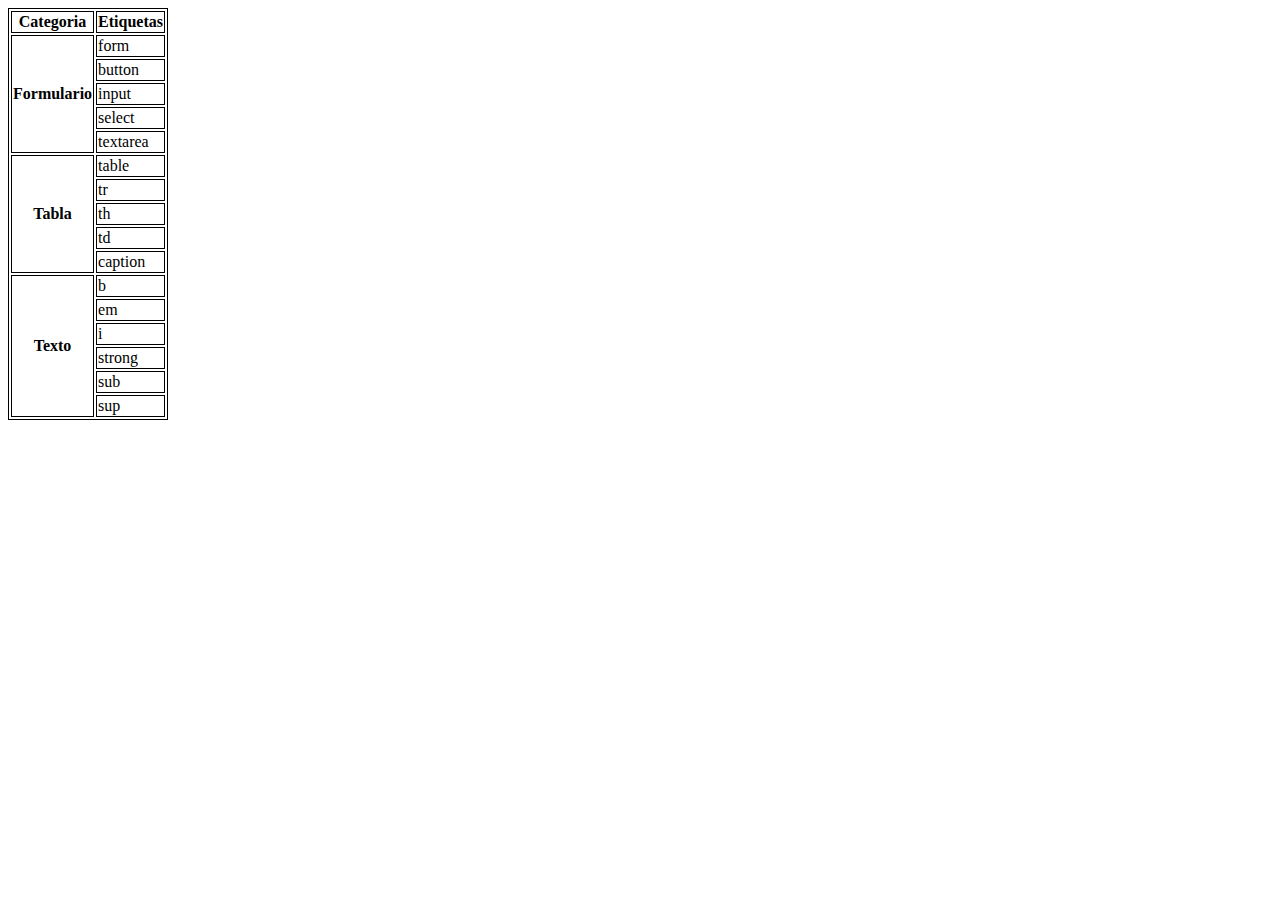
<file: Ejercicio10/index.html>
<!DOCTYPE html>
<html lang="en">
<head>
    <meta charset="UTF-8">
    <meta http-equiv="X-UA-Compatible" content="IE=edge">
    <meta name="viewport" content="width=device-width, initial-scale=1.0">
    <title>Ejercicio 10</title>
    <link rel="stylesheet" href="./css/style.css">
</head>
<body>
    <table>
        <tr>
            <th>Categoria</th>
            <th>Etiquetas</th>
        </tr>
        <tr>
            <th rowspan="5">Formulario</th>
            <td>form</td>
        </tr>
        <tr>
            <td>button</td>
        </tr>
        <tr>
            <td>input</td>
        </tr>
        <tr>
            <td>select</td>
        </tr>
        <tr>
            <td>textarea</td>
        </tr>
        <tr>
            <th rowspan="5">Tabla</th>
            <td>table</td>
        </tr>
        <tr>
            <td>tr</td>
        </tr>
        <tr>
            <td>th</td>
        </tr>
        <tr>
            <td>td</td>
        </tr>
        <tr>
            <td>caption</td>
        </tr>
        <tr>
            <th rowspan="6">Texto</th>
            <td>b</td>
        </tr>
        <tr>
            <td>em</td>
        </tr>
        <tr>
            <td>i</td>
        </tr>
        <tr>
            <td>strong</td>
        </tr>
        <tr>
            <td>sub</td>
        </tr>
        <tr>
            <td>sup</td>
        </tr>
    </table>
</body>
</html>
</file>
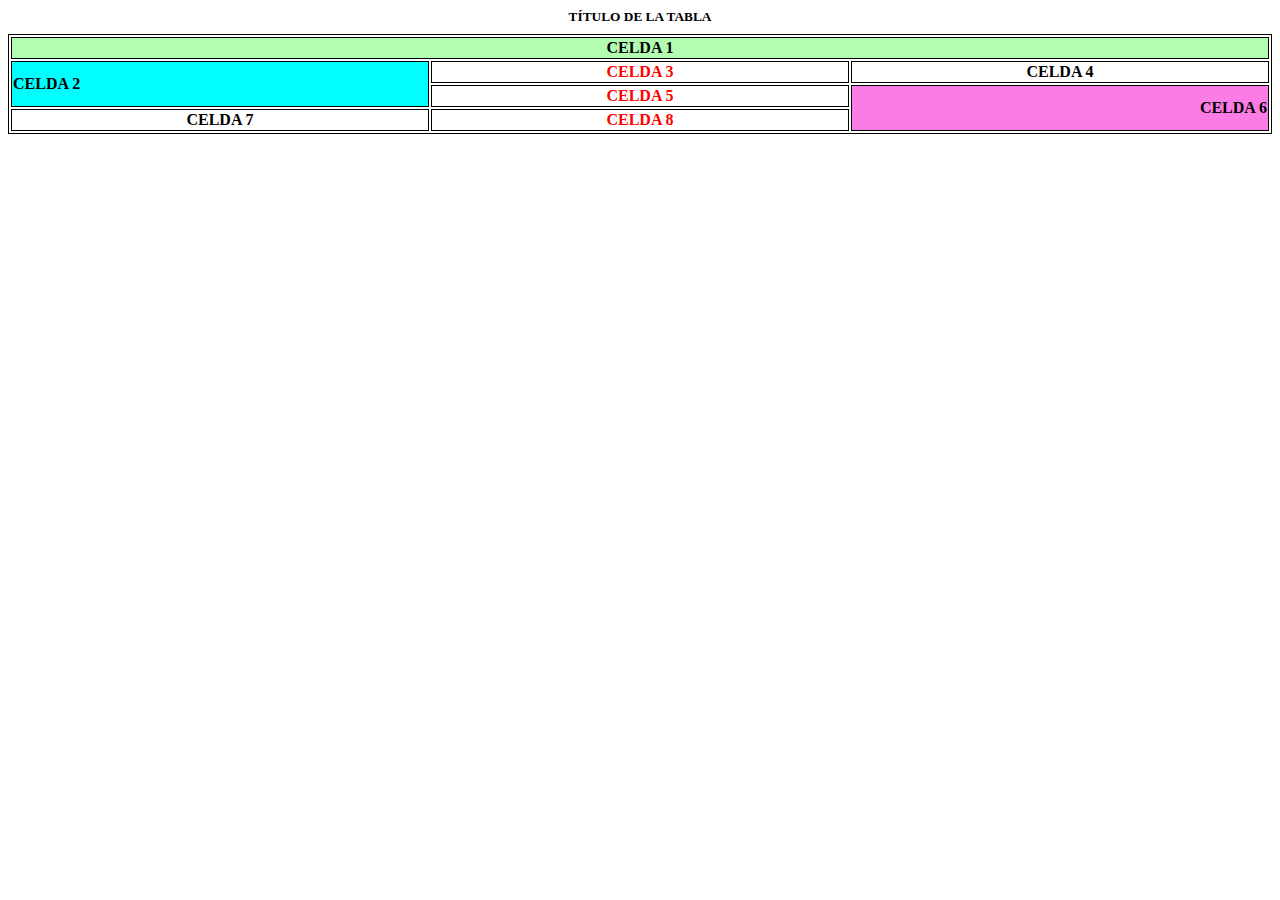
<file: Ejercicio3/index.html>
<!DOCTYPE html>
<html lang="en">
<head>
    <meta charset="UTF-8">
    <meta http-equiv="X-UA-Compatible" content="IE=edge">
    <meta name="viewport" content="width=device-width, initial-scale=1.0">
    <title>Ejercicio 3</title>
    <link rel="stylesheet" href="./css/style.css">
</head>
<body>
    <h1>TÍTULO DE LA TABLA</h1>
    <table>
        <tr>
            <td colspan="3" class="celda1">CELDA 1</td>
        </tr>
        <tr>
            <td rowspan="2" class="celda2">CELDA 2</td>
            <td class="celda358">CELDA 3</td>
            <td class="celda47">CELDA 4</td>
        </tr>
        <tr>
            <td class="celda358">CELDA 5</td>
            <td rowspan="2" class="celda6"><span>CELDA 6</span></td>
        </tr>
        <tr>
            <td class="celda47">CELDA 7</td>
            <td class="celda358">CELDA 8</td>
        </tr>
    </table>
</body>
</html>
</file>
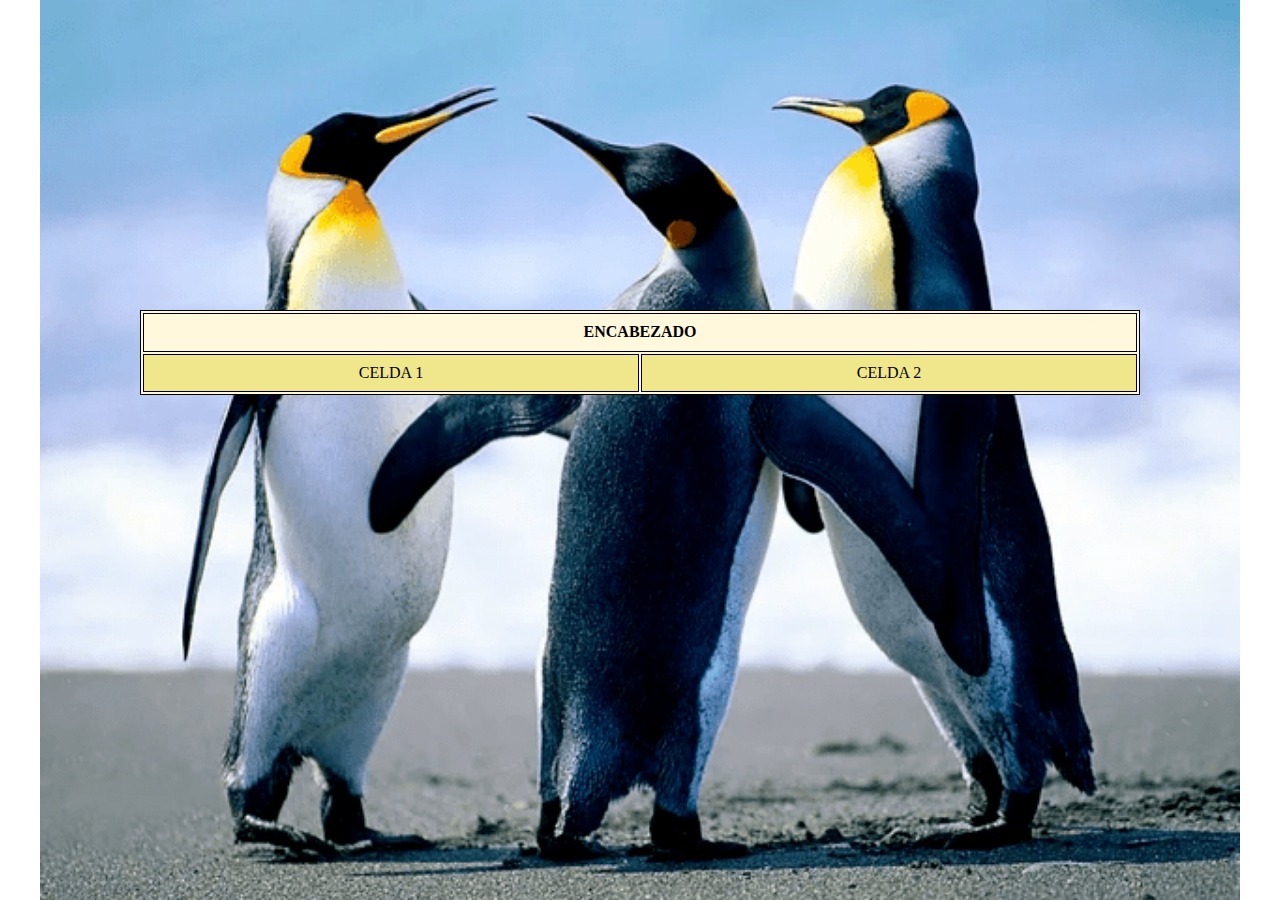
<file: Ejercicio4/index.html>
<!DOCTYPE html>
<html lang="en">
<head>
    <meta charset="UTF-8">
    <meta http-equiv="X-UA-Compatible" content="IE=edge">
    <meta name="viewport" content="width=device-width, initial-scale=1.0">
    <title>Ejercicio 4</title>
    <link rel="stylesheet" href="./css/style.css">
</head>
<body>
    <table>
        <tr>
            <th colspan="2">ENCABEZADO</th>
        </tr>
        <tr>
            <td>CELDA 1</td>
            <td>CELDA 2</td>
        </tr>
    </table>
</body>
</html>
</file>
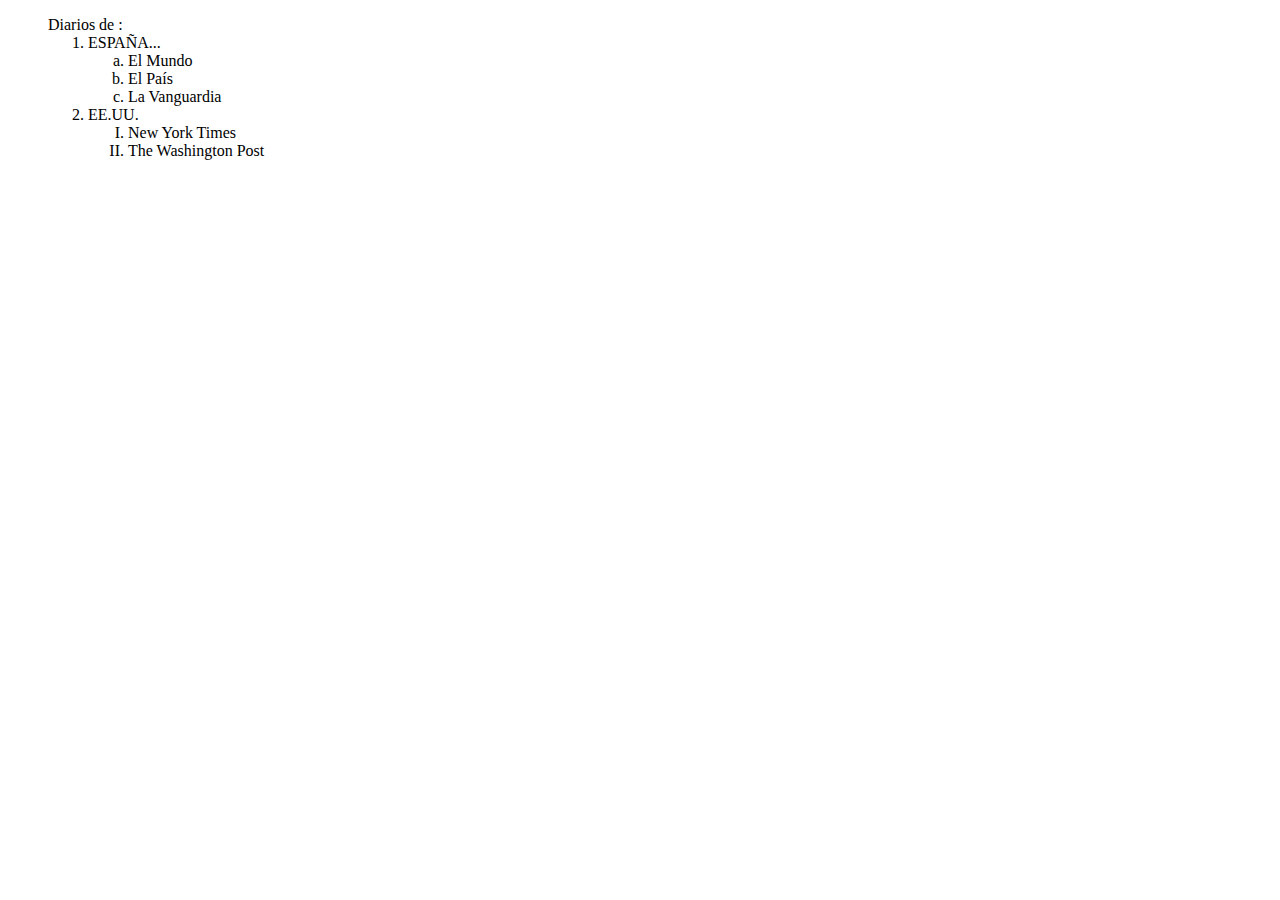
<file: Ejercicio5/index.html>
<!DOCTYPE html>
<html lang="en">
<head>
    <meta charset="UTF-8">
    <meta http-equiv="X-UA-Compatible" content="IE=edge">
    <meta name="viewport" content="width=device-width, initial-scale=1.0">
    <title>Document</title>
</head>
<body>
    <ul>Diarios de :
        <ol type="1">
            <li>ESPAÑA...</li>
            <ol type="a">
                <li>El Mundo</li>
                <li>El País</li>
                <li>La Vanguardia</li>
            </ol>
            <li>EE.UU.</li>
            <ol type="I">
                <li>New York Times</li>
                <li>The Washington Post</li>
            </ol>
        </ol>
    </ul>
</body>
</html>
</file>
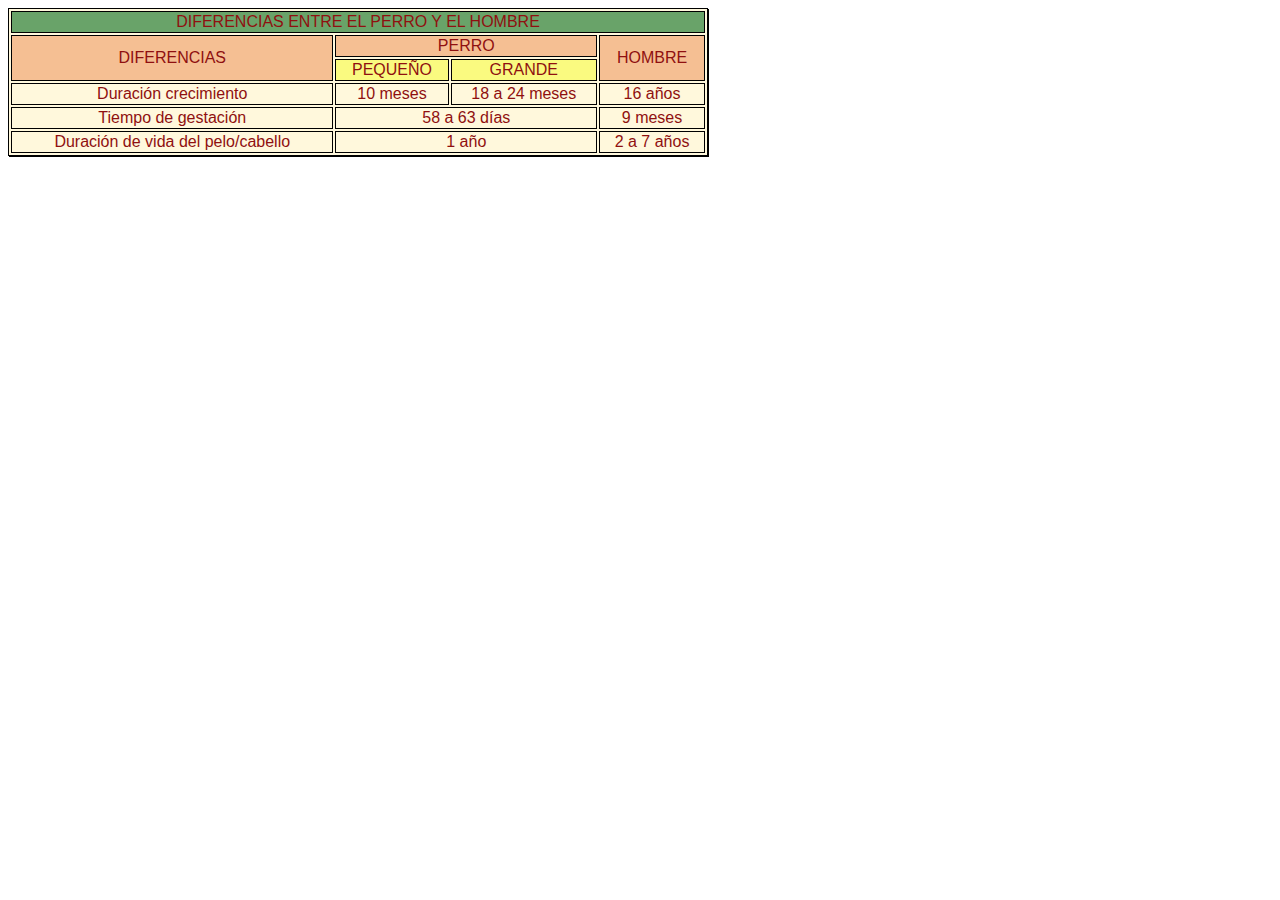
<file: Ejercicio6/index.html>
<!DOCTYPE html>
<html lang="en">
<head>
    <meta charset="UTF-8">
    <meta http-equiv="X-UA-Compatible" content="IE=edge">
    <meta name="viewport" content="width=device-width, initial-scale=1.0">
    <title>Ejercicio 6</title>
    <link rel="stylesheet" href="./css/style.css">
</head>
<body>
    <table>
        <tr>
            <td colspan="4" class="titulo">DIFERENCIAS ENTRE EL PERRO Y EL HOMBRE</td>
        </tr>
        <tr class="titulos">
            <td rowspan="2">DIFERENCIAS</td>
            <td colspan="2">PERRO</td>
            <td rowspan="2">HOMBRE</td>
        </tr>
        <tr class="subtitulos">
            <td>PEQUEÑO</td>
            <td>GRANDE</td>
        </tr>
        <tr>
            <td>Duración crecimiento</td>
            <td>10 meses</td>
            <td>18 a 24 meses</td>
            <td>16 años</td>
        </tr>
        <tr>
            <td>Tiempo de gestación</td>
            <td colspan="2">58 a 63 días</td>
            <td>9 meses</td>
        </tr>
        <tr>
            <td>Duración de vida del pelo/cabello</td>
            <td colspan="2">1 año</td>
            <td>2 a 7 años</td>
        </tr>
    </table>
</body>
</html>
</file>
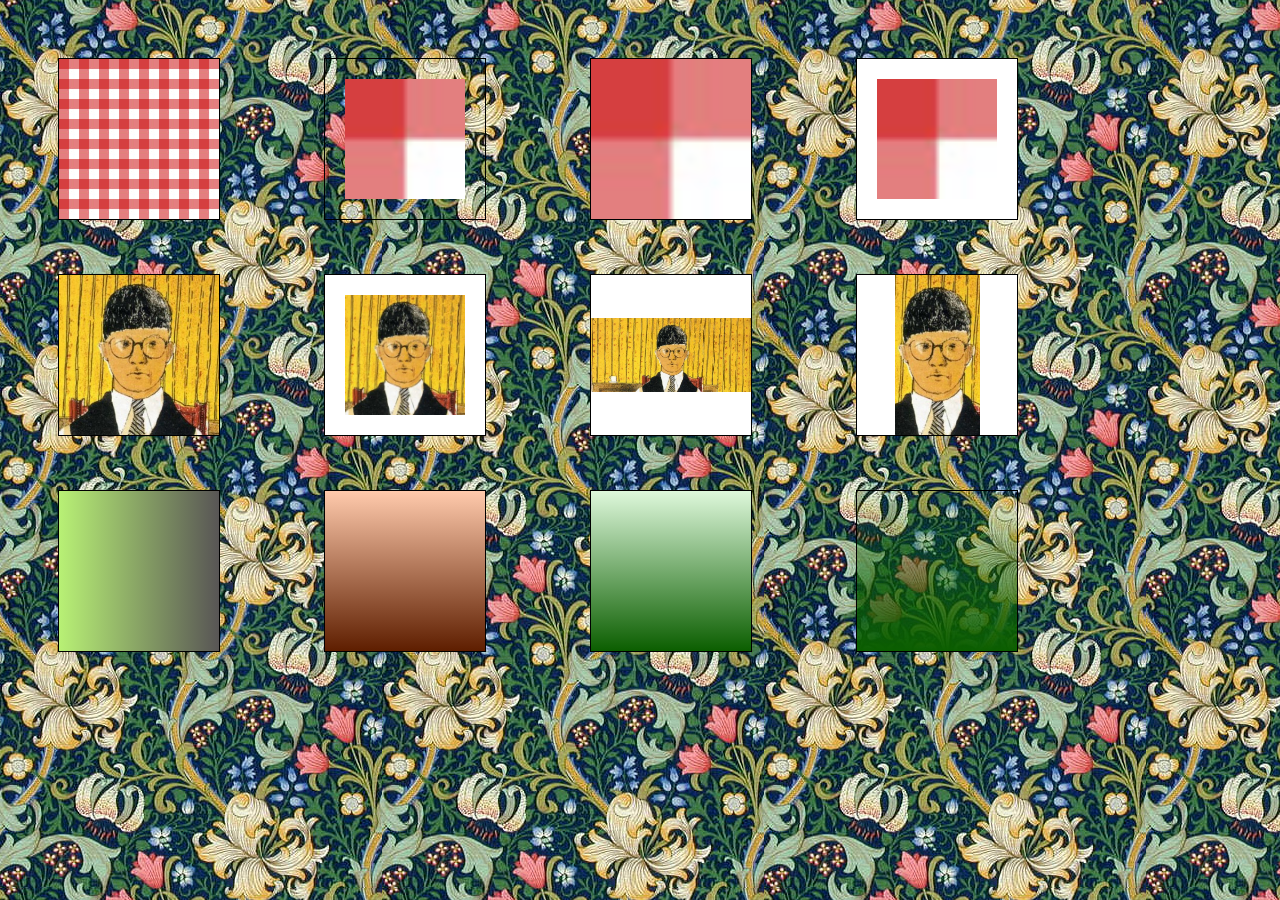
<file: Ejercicio7/index.html>
<!DOCTYPE html>
<html lang="en">
<head>
    <meta charset="UTF-8">
    <meta http-equiv="X-UA-Compatible" content="IE=edge">
    <meta name="viewport" content="width=device-width, initial-scale=1.0">
    <title>Ejercicio 7</title>
    <link rel="stylesheet" href="./css/style.css">
</head>
<body>
    <div>
        <div class="A"></div>
        <div class="B"></div>
        <div class="C"></div>
        <div class="D"></div>
    </div>
    <div>
        <div class="E"></div>
        <div class="F"></div>
        <div class="G"></div>
        <div class="H"></div>
    </div>
    <div>
        <div class="I"></div>
        <div class="J"></div>
        <div class="K"></div>
        <div class="L"></div>
    </div>
</body>
</html>
</file>
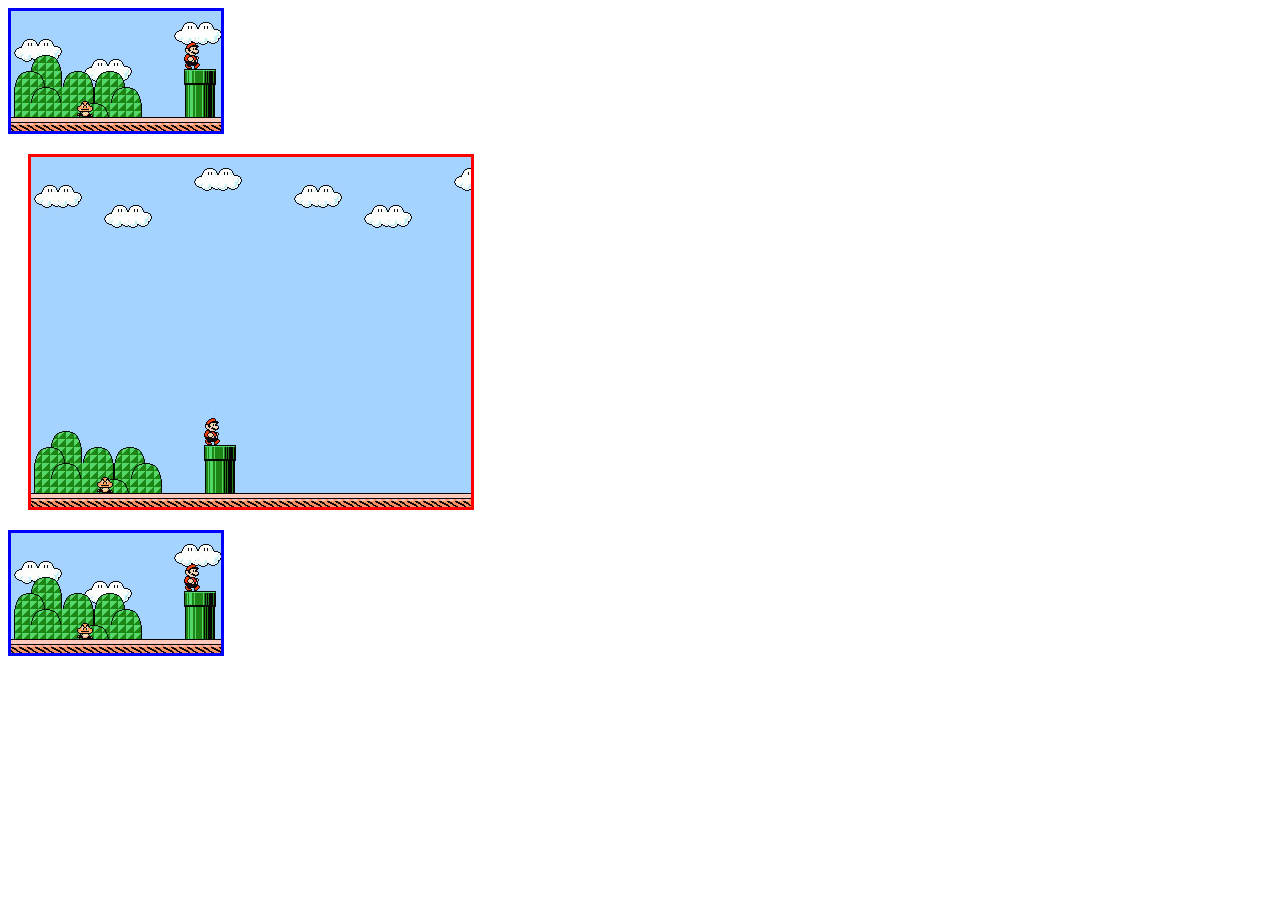
<file: Ejercicio8/index.html>
<!DOCTYPE html>
<html lang="en">
<head>
    <meta charset="UTF-8">
    <meta http-equiv="X-UA-Compatible" content="IE=edge">
    <meta name="viewport" content="width=device-width, initial-scale=1.0">
    <title>Ejercicio 8</title>
    <link rel="stylesheet" href="./css/style.css">
</head>
<body>
    <div class="background-1"></div>
    <div class="background-2"></div>
    <div class="background-1"></div>
</body>
</html>
</file>
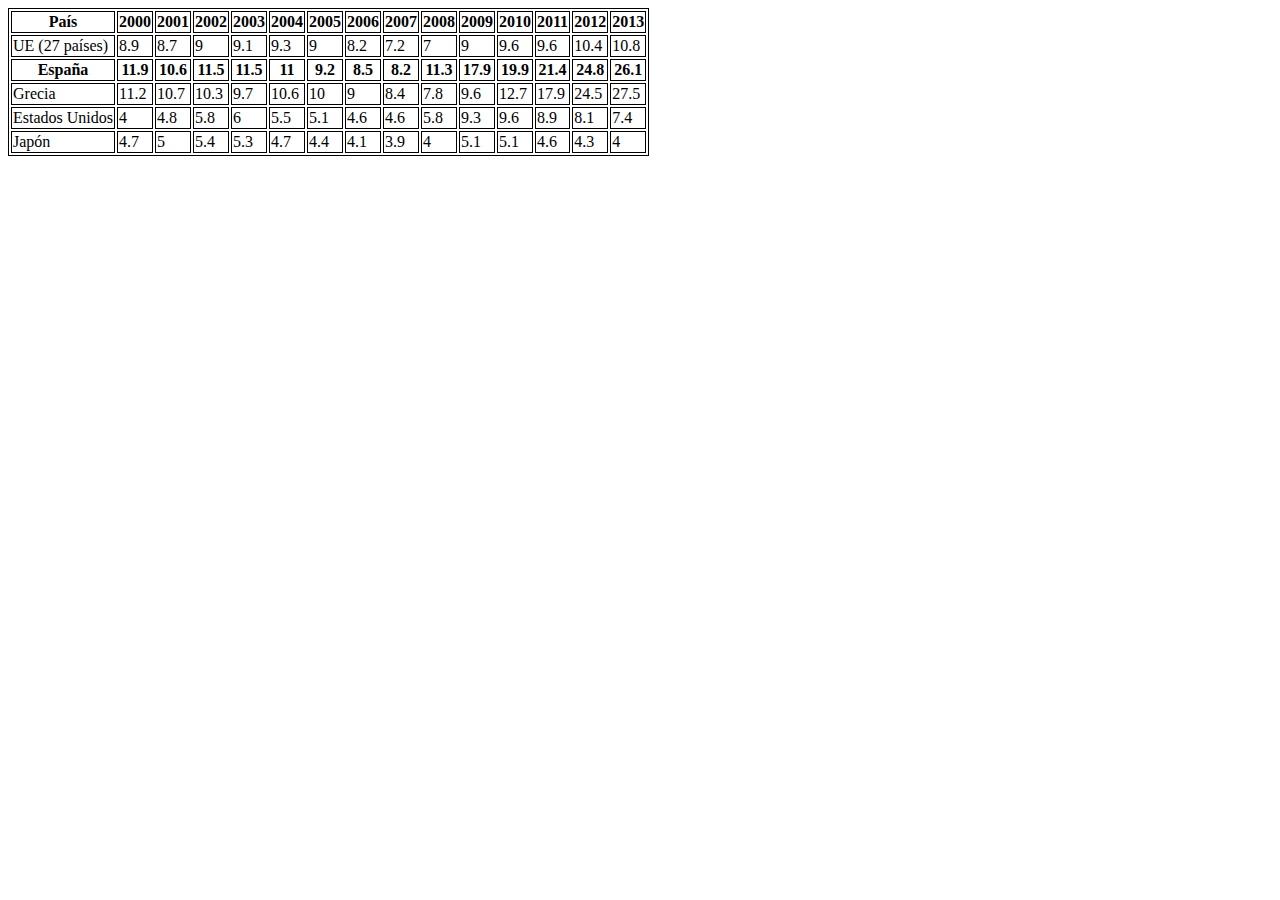
<file: Ejercicio9/index.html>
<!DOCTYPE html>
<html lang="en">
<head>
    <meta charset="UTF-8">
    <meta http-equiv="X-UA-Compatible" content="IE=edge">
    <meta name="viewport" content="width=device-width, initial-scale=1.0">
    <title>Ejercicio 9</title>
    <link rel="stylesheet" href="./css/style.css">
</head>
<body>
    <table>
        <tr>
            <th>País</th>
            <th>2000</th>
            <th>2001</th>
            <th>2002</th>
            <th>2003</th>
            <th>2004</th>
            <th>2005</th>
            <th>2006</th>
            <th>2007</th>
            <th>2008</th>
            <th>2009</th>
            <th>2010</th>
            <th>2011</th>
            <th>2012</th>
            <th>2013</th>
        </tr>
        <tr>
            <td>UE (27 países)</td>
            <td>8.9</td>
            <td>8.7</td>
            <td>9</td>
            <td>9.1</td>
            <td>9.3</td>
            <td>9</td>
            <td>8.2</td>
            <td>7.2</td>
            <td>7</td>
            <td>9</td>
            <td>9.6</td>
            <td>9.6</td>
            <td>10.4</td>
            <td>10.8</td>
        </tr>
        <tr>
            <th>España</th>
            <th>11.9</th>
            <th>10.6</th>
            <th>11.5</th>
            <th>11.5</th>
            <th>11</th>
            <th>9.2</th>
            <th>8.5</th>
            <th>8.2</th>
            <th>11.3</th>
            <th>17.9</th>
            <th>19.9</th>
            <th>21.4</th>
            <th>24.8</th>
            <th>26.1</th>
        </tr>
        <tr>
            <td>Grecia</td>
            <td>11.2</td>
            <td>10.7</td>
            <td>10.3</td>
            <td>9.7</td>
            <td>10.6</td>
            <td>10</td>
            <td>9</td>
            <td>8.4</td>
            <td>7.8</td>
            <td>9.6</td>
            <td>12.7</td>
            <td>17.9</td>
            <td>24.5</td>
            <td>27.5</td>
        </tr>
        <tr>
            <td>Estados Unidos</td>
            <td>4</td>
            <td>4.8</td>
            <td>5.8</td>
            <td>6</td>
            <td>5.5</td>
            <td>5.1</td>
            <td>4.6</td>
            <td>4.6</td>
            <td>5.8</td>
            <td>9.3</td>
            <td>9.6</td>
            <td>8.9</td>
            <td>8.1</td>
            <td>7.4</td>
        </tr>
        <tr>
            <td>Japón</td>
            <td>4.7</td>
            <td>5</td>
            <td>5.4</td>
            <td>5.3</td>
            <td>4.7</td>
            <td>4.4</td>
            <td>4.1</td>
            <td>3.9</td>
            <td>4</td>
            <td>5.1</td>
            <td>5.1</td>
            <td>4.6</td>
            <td>4.3</td>
            <td>4</td>
        </tr>
    </table>
</body>
</html>
</file>
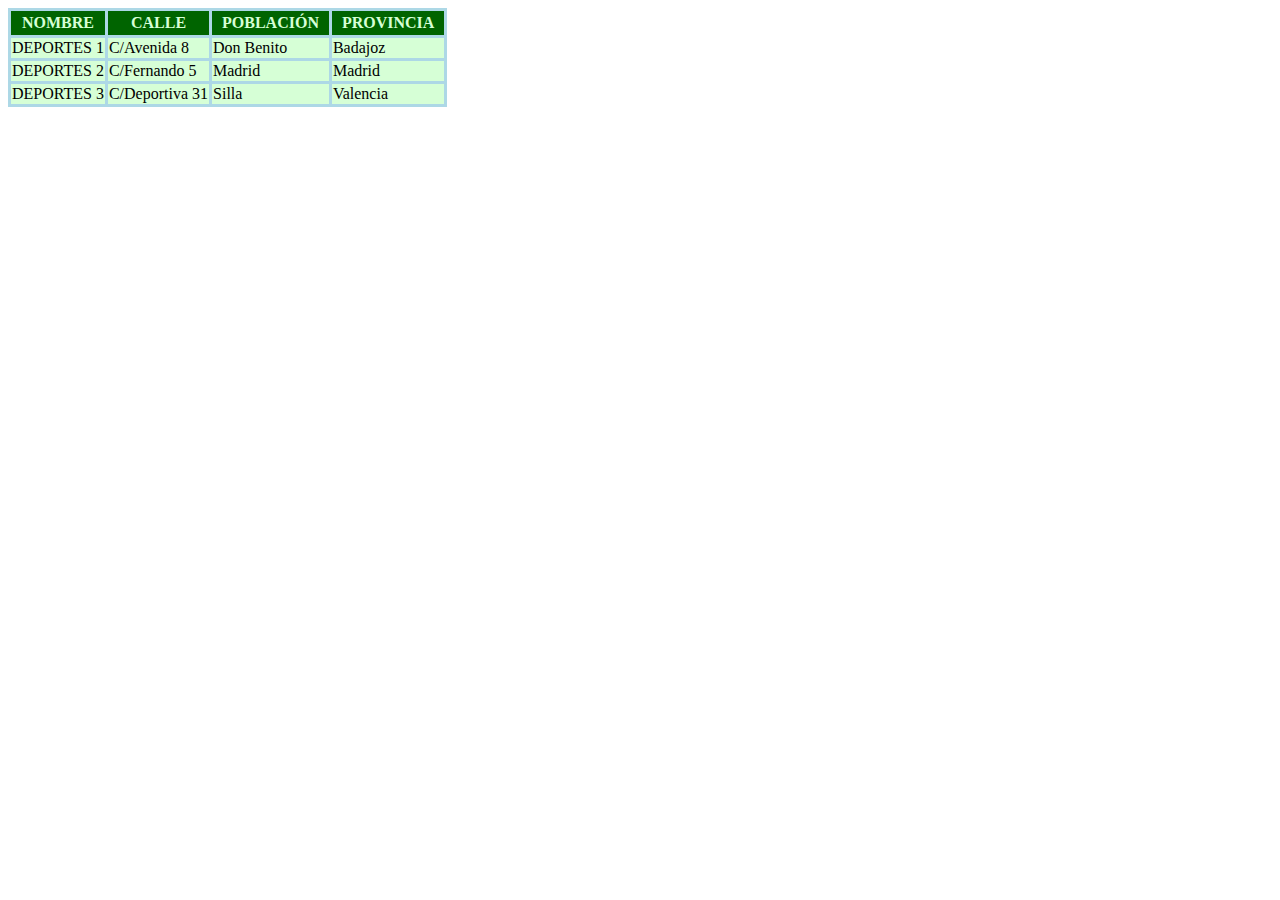
<file: Ejercicio1/deportes/donde.htm>
<!DOCTYPE html>
<html lang="en">
<head>
    <meta charset="UTF-8">
    <meta http-equiv="X-UA-Compatible" content="IE=edge">
    <meta name="viewport" content="width=device-width, initial-scale=1.0">
    <title>Ejercicio 1</title>
    <link rel="stylesheet" href="./css/style.css">
</head>
<body>
    <table>
        <tr>
            <th class="titulo">NOMBRE</th>
            <th class="titulo">CALLE</th>
            <th class="titulo">POBLACIÓN</th>
            <th class="titulo">PROVINCIA</th>
        </tr>
        <tr>
            <td>DEPORTES 1</td>
            <td>C/Avenida 8</td>
            <td>Don Benito</td>
            <td>Badajoz</td>
        </tr>
        <tr>
            <td>DEPORTES 2</td>
            <td>C/Fernando 5</td>
            <td>Madrid</td>
            <td>Madrid</td>
        </tr>
        <tr>
            <td>DEPORTES 3</td>
            <td>C/Deportiva 31</td>
            <td>Silla</td>
            <td>Valencia</td>
        </tr>
    </table>
</body>
</html>
</file>
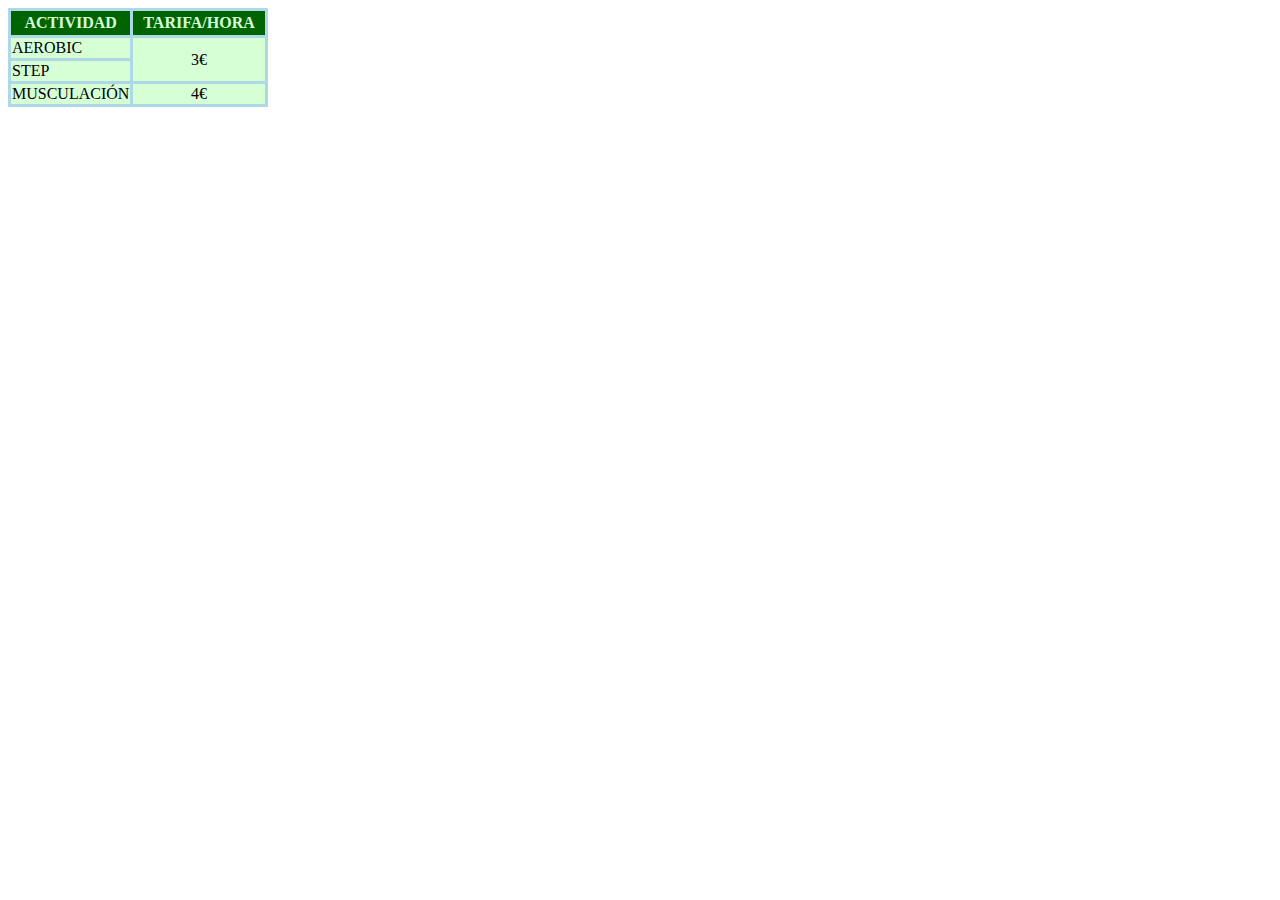
<file: Ejercicio2/deportes/instalaciones.htm>
<!DOCTYPE html>
<html lang="en">
<head>
    <meta charset="UTF-8">
    <meta http-equiv="X-UA-Compatible" content="IE=edge">
    <meta name="viewport" content="width=device-width, initial-scale=1.0">
    <title>Ejercicio 2</title>
    <link rel="stylesheet" href="./css/style.css">
</head>
<body>
    <table>
        <tr>
            <th class="titulo">ACTIVIDAD</th>
            <th class="titulo">TARIFA/HORA</th>
        </tr>
        <tr>
            <td>AEROBIC</td>
            <td rowspan="2" class="price">3€</td>
        </tr>
        <tr>
            <td>STEP</td>
        </tr>
        <tr>
            <td>MUSCULACIÓN</td>
            <td class="price">4€</td>
        </tr>
    </table>
</body>
</html>
</file>
<file: Ejercicio10/css/style.css>
table, tr, th, td {
    border: black 1px solid;
}
</file>
<file: Ejercicio3/css/style.css>
h1 {
    text-align: center;
    font-size: smaller;
}

table {
    width: 100%;
    border: 1px black solid;
}

tr, td {
    border: 1px black solid;
    font-weight: bold;
}

.celda1 {
    background-color: rgb(179, 253, 179);
    text-align: center;
}

.celda2 {
    background-color: aqua;
}

.celda358 {
    color: red;
    text-align: center;
}

.celda47 {
    text-align: center;
}

.celda6 {
    background-color:rgb(252, 124, 230);
    text-align: right;
}
</file>
<file: Ejercicio4/css/style.css>
body {
    background-image: url(../images/penguins.png);
    background-repeat: no-repeat;
    background-attachment: fixed;
    background-position: top;
    background-size: 1200px;
}

table {
    margin-left: auto;
    margin-right: auto;
    margin-top: 310px;
    width: 1000px;
    height: 85px;
    border: 1px black solid;
    background-color: cornsilk;
}

th, td {
    text-align: center;
    background-color: cornsilk;
    border: 1px black solid;
}

td {
    text-align: center;
    background-color: khaki;
}
</file>
<file: Ejercicio6/css/style.css>
table {
    width: 700px;
    border: 1px black solid;
    background-color: cornsilk;
    font-family: Arial, Helvetica, sans-serif;
    color:rgb(143, 16, 16);
    box-shadow: 1px 1px black;
}

tr, td {
    text-align: center;
    border: 1px black solid;
}

.titulo {
    background-color: rgb(105, 163, 105);
}

.titulos {
    background-color: rgb(245, 191, 147);
}

.subtitulos {
    background-color: rgb(250, 250, 128);
}
</file>
<file: Ejercicio7/css/style.css>
body {
    background-image: url(../images/ac.jpg);
    width: 1100px;
}

table {
    border-collapse: collapse;
}

.A {
    width: 160px;
    height: 160px;
    margin-right: 50px;
    margin: 50px 50px 0px 50px;
    border: 1px black solid;
    text-align: center;
    display: inline-block;
    background-image: url(../images/back_mantel.jpg);
}

.B {
    width: 160px;
    height: 160px;
    margin-right: 50px;
    margin: 50px 50px 0px 50px;
    border: 1px black solid;
    text-align: center;
    display: inline-block;
    background-image: url(../images/back_mantel.jpg);
    background-repeat: no-repeat;
    background-size: 120px;
    background-position: 50%;
}

.C {
    width: 160px;
    height: 160px;
    margin-right: 50px;
    margin: 50px 50px 0px 50px;
    border: 1px black solid;
    text-align: center;
    display: inline-block;
    background-image: url(../images/back_mantel.jpg);
    background-repeat: no-repeat;
    background-size: 160px;
}

.D {
    width: 160px;
    height: 160px;
    margin-right: 50px;
    margin: 50px 50px 0px 50px;
    border: 1px black solid;
    text-align: center;
    display: inline-block;
    background-image: url(../images/back_mantel.jpg);
    background-repeat: no-repeat;
    background-size: 120px;
    background-position: 50%;
    background-color: white;
}

.E {
    width: 160px;
    height: 160px;
    margin-right: 50px;
    margin: 50px 50px 0px 50px;
    border: 1px black solid;
    text-align: center;
    display: inline-block;
    background-image: url(../images/dh.jpg);
    background-size: 160px;
}

.F {
    width: 160px;
    height: 160px;
    margin-right: 50px;
    margin: 50px 50px 0px 50px;
    border: 1px black solid;
    text-align: center;
    display: inline-block;
    background-image: url(../images/dh.jpg);
    background-repeat: no-repeat;
    background-size: 120px;
    background-position: 50%;
    background-color: white;
}

.G {
    width: 160px;
    height: 160px;
    margin-right: 50px;
    margin: 50px 50px 0px 50px;
    border: 1px black solid;
    text-align: center;
    display: inline-block;
    background-image: url(../images/dh_2.jpg);
    background-repeat: no-repeat;
    background-size: 160px;
    background-position: 50%;
    background-color: white;
}

.H {
    width: 160px;
    height: 160px;
    margin-right: 50px;
    margin: 50px 50px 0px 50px;
    border: 1px black solid;
    text-align: center;
    display: inline-block;
    background-image: url(../images/dh_3.jpg);
    background-repeat: no-repeat;
    background-size: 85px;
    background-position: 50%;
    background-color: white;
}

.I {
    width: 160px;
    height: 160px;
    margin-right: 50px;
    margin: 50px 50px 0px 50px;
    border: 1px black solid;
    text-align: center;
    display: inline-block;
    background-image: linear-gradient(to right, rgb(184, 241, 117), rgb(88, 85, 85));
}

.J {
    width: 160px;
    height: 160px;
    margin-right: 50px;
    margin: 50px 50px 0px 50px;
    border: 1px black solid;
    text-align: center;
    display: inline-block;
    background-image: linear-gradient(rgb(255, 202, 172), rgb(94, 30, 0));
}

.K {
    width: 160px;
    height: 160px;
    margin-right: 50px;
    margin: 50px 50px 0px 50px;
    border: 1px black solid;
    text-align: center;
    display: inline-block;
    background-image: linear-gradient(rgb(222, 248, 219), rgb(11, 94, 0));
}

.L {
    width: 160px;
    height: 160px;
    margin-right: 50px;
    margin: 50px 50px 0px 50px;
    border: 1px black solid;
    text-align: center;
    display: inline-block;
    background-image: linear-gradient(rgba(222, 248, 219, 0), rgb(11, 94, 0));
}
</file>
<file: Ejercicio8/css/style.css>
.background-1 {
    background: url(../images/f01.png) left bottom repeat-x,
    url(../images/f02.png) left bottom no-repeat,
    url(../images/f03.png) left top repeat-x;
    background-color: #a4d3ff;
    height: 120px;
    width: 210px;
    border: blue 3px solid;
}

.background-2 {
    background: url(../images/f01.png) left bottom repeat-x,
    url(../images/f02.png) left bottom no-repeat,
    url(../images/f03.png) left top repeat-x;
    background-color: #a4d3ff;
    height: 350px;
    width: 440px;
    border: red 3px solid;
    margin: 20px;
}

.background-1 {
    background: url(../images/f01.png) left bottom repeat-x,
    url(../images/f02.png) left bottom no-repeat,
    url(../images/f03.png) left top repeat-x;
    background-color: #a4d3ff;
    height: 120px;
    width: 210px;
    border: blue 3px solid;
}
</file>
<file: Ejercicio9/css/style.css>
table, tr, th, td {
    border: black 1px solid;
}
</file>
<file: Ejercicio1/deportes/css/style.css>
table {
    border-collapse: collapse;
}

th, td {
    background-color: rgb(214, 255, 214);
    border: 3px lightblue solid;
}

.titulo {
    text-align: center;
    background-color: darkgreen;
    color: rgb(214, 255, 214);
    padding-left: 10px;
    padding-right: 10px;
    padding-top: 3px;
    padding-bottom: 3px;
}
</file>
<file: Ejercicio2/deportes/css/style.css>
table {
    border-collapse: collapse;
}

th, td {
    background-color: rgb(214, 255, 214);
    border: 3px lightblue solid;
}

.titulo {
    text-align: center;
    background-color: darkgreen;
    color: rgb(214, 255, 214);
    padding-left: 10px;
    padding-right: 10px;
    padding-top: 3px;
    padding-bottom: 3px;
}

.price {
    text-align: center;
}
</file>
